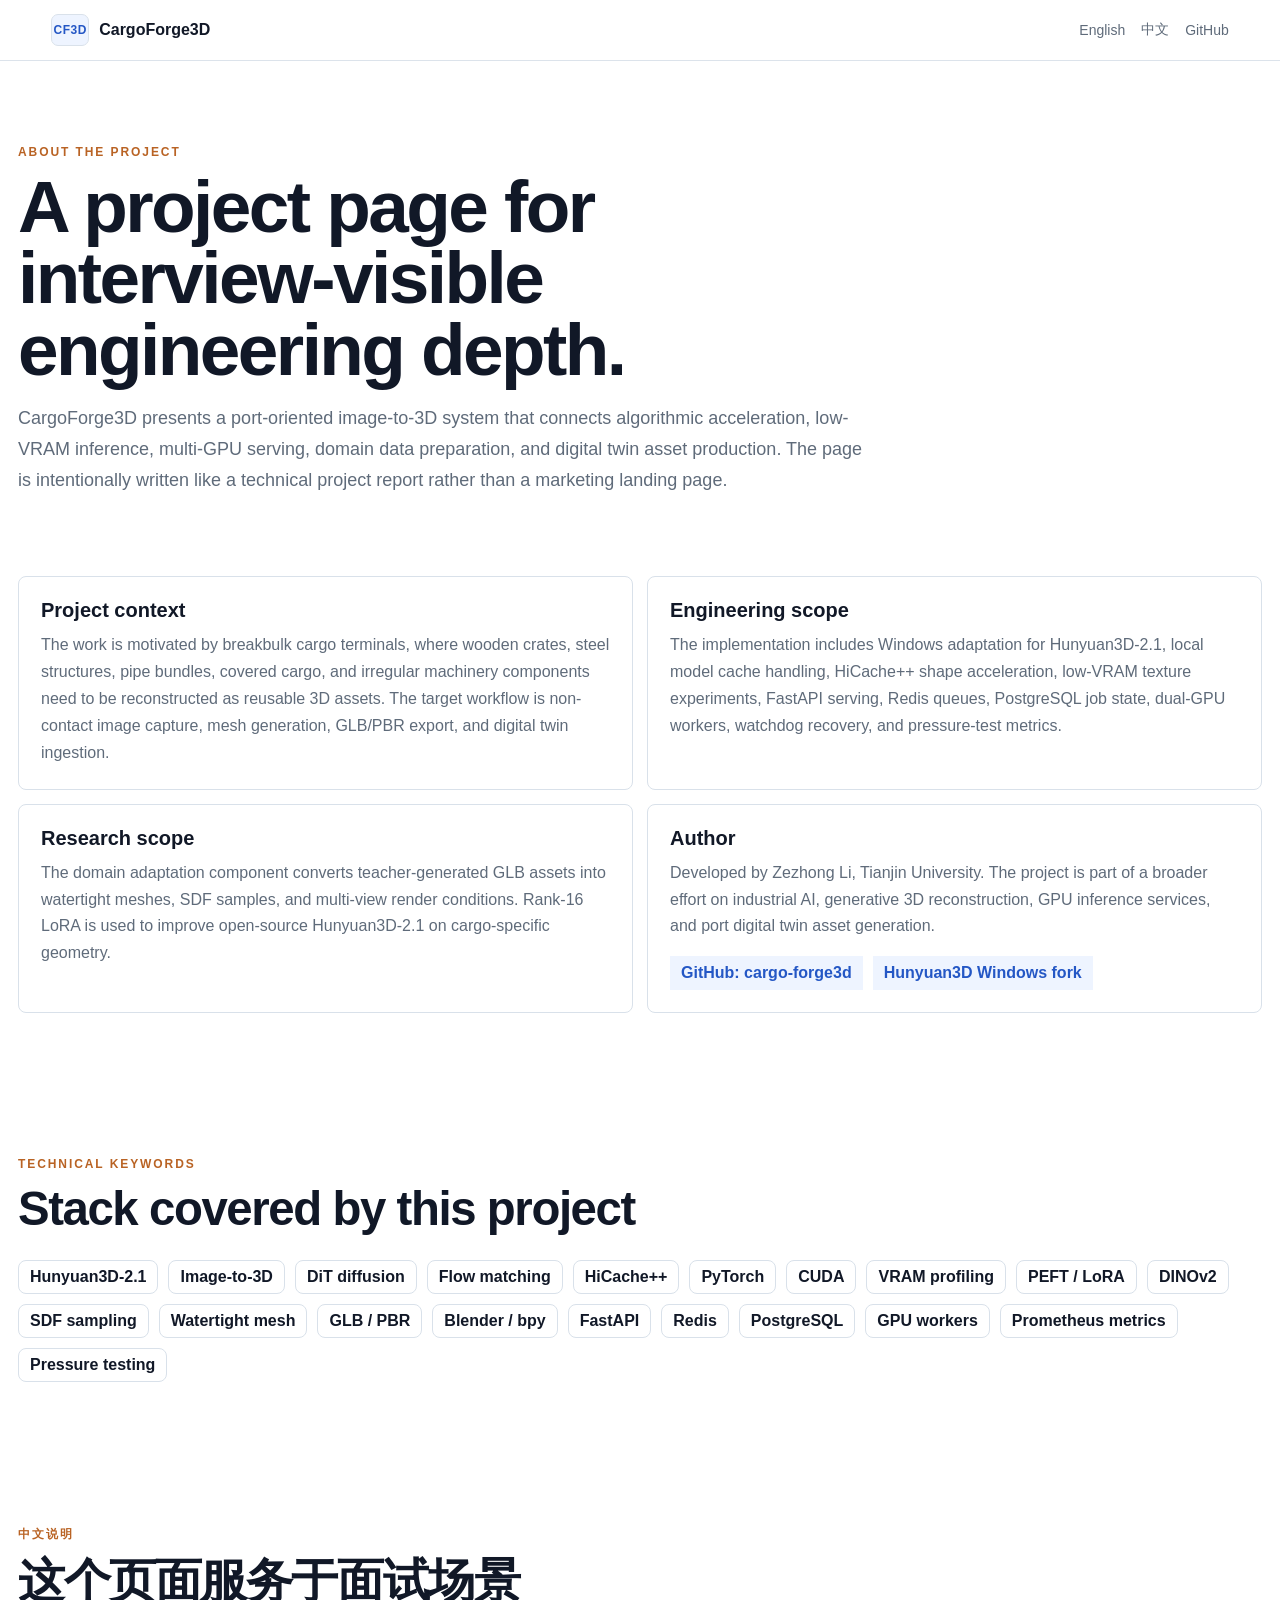
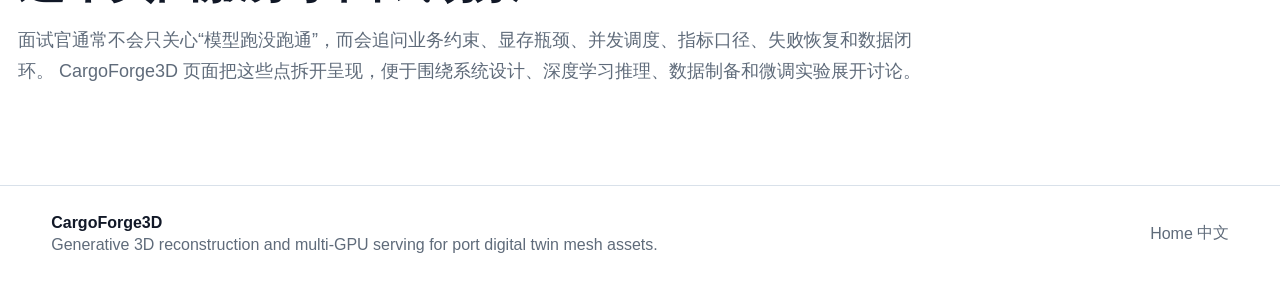
<file: about.html>
<!doctype html>
<html lang="en">
<head>
  <meta charset="utf-8">
  <meta name="viewport" content="width=device-width, initial-scale=1">
  <meta name="description" content="About CargoForge3D, a port breakbulk cargo image-to-3D reconstruction and multi-GPU serving project.">
  <title>About CargoForge3D</title>
  <link rel="stylesheet" href="./static/css/site.css">
</head>
<body>
  <header class="site-header">
    <a class="brand" href="./index.html">
      <span class="brand-mark">CF3D</span>
      <span>CargoForge3D</span>
    </a>
    <nav class="nav-links" aria-label="Primary navigation">
      <a href="./index.html">English</a>
      <a href="./zh.html">中文</a>
      <a href="https://github.com/cargo-forge3d/cargo-forge3d.github.io">GitHub</a>
    </nav>
  </header>

  <main class="about-main">
    <section class="about-hero">
      <p class="eyebrow">About the project</p>
      <h1>A project page for interview-visible engineering depth.</h1>
      <p>
        CargoForge3D presents a port-oriented image-to-3D system that connects algorithmic acceleration,
        low-VRAM inference, multi-GPU serving, domain data preparation, and digital twin asset production.
        The page is intentionally written like a technical project report rather than a marketing landing page.
      </p>
    </section>

    <section class="section about-section">
      <div class="about-grid">
        <article>
          <h2>Project context</h2>
          <p>
            The work is motivated by breakbulk cargo terminals, where wooden crates, steel structures, pipe bundles,
            covered cargo, and irregular machinery components need to be reconstructed as reusable 3D assets.
            The target workflow is non-contact image capture, mesh generation, GLB/PBR export, and digital twin ingestion.
          </p>
        </article>
        <article>
          <h2>Engineering scope</h2>
          <p>
            The implementation includes Windows adaptation for Hunyuan3D-2.1, local model cache handling,
            HiCache++ shape acceleration, low-VRAM texture experiments, FastAPI serving, Redis queues,
            PostgreSQL job state, dual-GPU workers, watchdog recovery, and pressure-test metrics.
          </p>
        </article>
        <article>
          <h2>Research scope</h2>
          <p>
            The domain adaptation component converts teacher-generated GLB assets into watertight meshes,
            SDF samples, and multi-view render conditions. Rank-16 LoRA is used to improve open-source
            Hunyuan3D-2.1 on cargo-specific geometry.
          </p>
        </article>
        <article>
          <h2>Author</h2>
          <p>
            Developed by Zezhong Li, Tianjin University. The project is part of a broader effort on industrial AI,
            generative 3D reconstruction, GPU inference services, and port digital twin asset generation.
          </p>
          <div class="contact-list">
            <a href="https://github.com/cargo-forge3d">GitHub: cargo-forge3d</a>
            <a href="https://github.com/lzz19980125/Hunyuan3D-2.1-Windows">Hunyuan3D Windows fork</a>
          </div>
        </article>
      </div>
    </section>

    <section class="section">
      <div class="section-heading">
        <p class="eyebrow">Technical keywords</p>
        <h2>Stack covered by this project</h2>
      </div>
      <div class="keyword-cloud">
        <span>Hunyuan3D-2.1</span>
        <span>Image-to-3D</span>
        <span>DiT diffusion</span>
        <span>Flow matching</span>
        <span>HiCache++</span>
        <span>PyTorch</span>
        <span>CUDA</span>
        <span>VRAM profiling</span>
        <span>PEFT / LoRA</span>
        <span>DINOv2</span>
        <span>SDF sampling</span>
        <span>Watertight mesh</span>
        <span>GLB / PBR</span>
        <span>Blender / bpy</span>
        <span>FastAPI</span>
        <span>Redis</span>
        <span>PostgreSQL</span>
        <span>GPU workers</span>
        <span>Prometheus metrics</span>
        <span>Pressure testing</span>
      </div>
    </section>

    <section class="section">
      <div class="section-heading">
        <p class="eyebrow">中文说明</p>
        <h2>这个页面服务于面试场景</h2>
        <p>
          面试官通常不会只关心“模型跑没跑通”，而会追问业务约束、显存瓶颈、并发调度、指标口径、失败恢复和数据闭环。
          CargoForge3D 页面把这些点拆开呈现，便于围绕系统设计、深度学习推理、数据制备和微调实验展开讨论。
        </p>
      </div>
    </section>
  </main>

  <footer class="footer">
    <div>
      <strong>CargoForge3D</strong>
      <span>Generative 3D reconstruction and multi-GPU serving for port digital twin mesh assets.</span>
    </div>
    <div class="footer-links">
      <a href="./index.html">Home</a>
      <a href="./zh.html">中文</a>
    </div>
  </footer>
</body>
</html>
</file>
<file: static/css/site.css>
:root {
  --ink: #111827;
  --muted: #5f6b7a;
  --soft: #f7f9fc;
  --panel: #ffffff;
  --line: #d9e1ea;
  --blue: #2457c5;
  --blue-soft: #eef4ff;
  --green: #1f8a5b;
  --orange: #b96324;
  --code: #122033;
  --shadow: 0 14px 34px rgba(15, 23, 42, 0.08);
  --radius: 8px;
  --max: 1260px;
}

* {
  box-sizing: border-box;
}

html {
  scroll-behavior: smooth;
}

body {
  margin: 0;
  color: var(--ink);
  background: #fff;
  font-family: "Segoe UI", "Noto Sans SC", "Microsoft YaHei", sans-serif;
}

a {
  color: inherit;
  text-decoration: none;
}

img {
  display: block;
  max-width: 100%;
}

button {
  font: inherit;
}

.site-header {
  position: sticky;
  top: 0;
  z-index: 50;
  display: flex;
  align-items: center;
  justify-content: space-between;
  gap: 20px;
  padding: 14px clamp(18px, 4vw, 54px);
  border-bottom: 1px solid rgba(217, 225, 234, 0.92);
  background: rgba(255, 255, 255, 0.94);
  backdrop-filter: blur(12px);
}

.brand {
  display: inline-flex;
  align-items: center;
  gap: 10px;
  font-weight: 800;
}

.brand-mark {
  display: inline-grid;
  place-items: center;
  width: 38px;
  height: 32px;
  border: 1px solid var(--line);
  border-radius: 7px;
  color: var(--blue);
  background: var(--blue-soft);
  font-size: 12px;
  letter-spacing: 0.04em;
}

.nav-links {
  display: flex;
  align-items: center;
  flex-wrap: wrap;
  justify-content: flex-end;
  gap: 16px;
  color: var(--muted);
  font-size: 14px;
}

.nav-links a:hover {
  color: var(--blue);
}

.hero-section,
.section,
.about-hero {
  width: min(var(--max), calc(100% - 36px));
  margin: 0 auto;
}

.hero-section {
  display: grid;
  grid-template-columns: minmax(0, 1.06fr) minmax(380px, 0.94fr);
  gap: clamp(28px, 4.6vw, 62px);
  align-items: center;
  min-height: calc(100vh - 68px);
  padding: clamp(54px, 8vw, 96px) 0 58px;
}

.hero-copy h1,
.about-hero h1 {
  margin: 0;
  max-width: 900px;
  font-size: clamp(40px, 5.7vw, 76px);
  line-height: 0.98;
  letter-spacing: -0.035em;
}

.eyebrow {
  margin: 0 0 12px;
  color: var(--orange);
  font-size: 12px;
  font-weight: 800;
  letter-spacing: 0.16em;
  text-transform: uppercase;
}

.hero-lead,
.section-heading p:not(.eyebrow),
.about-hero p:not(.eyebrow) {
  color: var(--muted);
  font-size: 18px;
  line-height: 1.72;
}

.hero-lead {
  max-width: 820px;
  margin: 24px 0 0;
}

.hero-actions {
  display: flex;
  flex-wrap: wrap;
  gap: 12px;
  margin-top: 28px;
}

.button {
  display: inline-flex;
  align-items: center;
  justify-content: center;
  min-height: 42px;
  padding: 0 18px;
  border: 1px solid var(--line);
  border-radius: 7px;
  font-weight: 750;
}

.button.primary {
  color: #fff;
  border-color: var(--blue);
  background: var(--blue);
}

.button.secondary {
  color: var(--blue);
  background: #fff;
}

.metric-strip {
  display: grid;
  grid-template-columns: repeat(4, minmax(0, 1fr));
  gap: 10px;
  margin-top: 30px;
}

.metric-strip div,
.business-grid article,
.blueprint-step,
.talking-card,
.diagram-card,
.text-panel,
.detail-copy,
.speed-table,
.capacity-panel,
.runtime-copy,
.status-table,
.stack-card,
.compare-card,
.about-grid article,
.keyword-cloud span {
  border: 1px solid var(--line);
  border-radius: var(--radius);
  background: var(--panel);
}

.metric-strip div {
  padding: 16px;
}

.metric-value {
  display: block;
  font-size: 28px;
  font-weight: 850;
  letter-spacing: -0.03em;
}

.metric-label {
  display: block;
  margin-top: 4px;
  color: var(--muted);
  font-size: 12px;
  line-height: 1.35;
}

.hero-visual {
  position: relative;
  min-height: 590px;
}

.viewer-shell,
.result-viewer {
  border: 1px solid var(--line);
  border-radius: 12px;
  overflow: hidden;
  background: linear-gradient(180deg, #fbfdff, #f3f6fa);
  box-shadow: var(--shadow);
}

.viewer-shell {
  height: 548px;
}

.viewer-caption {
  position: absolute;
  top: 18px;
  left: 18px;
  z-index: 2;
  display: grid;
  gap: 2px;
  padding: 10px 12px;
  border: 1px solid rgba(17, 24, 39, 0.1);
  border-radius: 8px;
  background: rgba(255, 255, 255, 0.92);
  box-shadow: 0 8px 20px rgba(15, 23, 42, 0.08);
}

.viewer-caption span,
.input-card span {
  color: var(--muted);
  font-size: 12px;
}

.input-card {
  position: absolute;
  right: -8px;
  bottom: 0;
  width: min(270px, 45%);
  padding: 10px;
  border: 1px solid var(--line);
  border-radius: 10px;
  background: #fff;
  box-shadow: var(--shadow);
}

.input-card img {
  width: 100%;
  aspect-ratio: 1 / 1;
  object-fit: cover;
  border-radius: 7px;
}

.input-card div {
  padding: 10px 4px 2px;
}

.input-card strong {
  display: block;
}

.section {
  padding: 72px 0;
}

.section.compact {
  padding-top: 46px;
}

.section-heading {
  max-width: 920px;
  margin-bottom: 26px;
}

.section-heading.centered {
  margin-left: auto;
  margin-right: auto;
  text-align: center;
}

.section-heading h2 {
  margin: 0;
  font-size: clamp(30px, 3.7vw, 50px);
  line-height: 1.08;
  letter-spacing: -0.03em;
}

.problem-section,
.closing-section {
  border-top: 1px solid var(--line);
  border-bottom: 1px solid var(--line);
}

.business-grid,
.three-grid,
.serving-grid,
.blueprint-grid,
.detail-block,
.runtime-panel,
.stack-grid,
.about-grid {
  display: grid;
  gap: 14px;
}

.business-grid,
.three-grid,
.serving-grid,
.blueprint-grid,
.detail-block,
.about-grid {
  grid-template-columns: repeat(3, minmax(0, 1fr));
}

.business-grid article,
.feature-card,
.blueprint-step,
.talking-card,
.text-panel,
.detail-copy,
.runtime-copy,
.stack-card,
.about-grid article {
  padding: 22px;
}

.business-grid h3,
.feature-card h3,
.blueprint-step h3,
.talking-card h3,
.text-panel h3,
.detail-copy h3,
.runtime-copy h3,
.stack-card strong,
.about-grid h2 {
  margin: 0 0 10px;
  font-size: 20px;
}

.business-grid p,
.feature-card p,
.blueprint-step p,
.talking-card p,
.text-panel p,
.detail-copy p,
.runtime-copy p,
.stack-card span,
.about-grid p {
  margin: 0;
  color: var(--muted);
  line-height: 1.68;
}

.feature-card {
  min-height: 250px;
}

.blueprint-step {
  position: relative;
  min-height: 260px;
  background: linear-gradient(180deg, #fff, #fbfcfe);
}

.blueprint-step > span {
  display: inline-flex;
  align-items: center;
  justify-content: center;
  width: 34px;
  height: 28px;
  margin-bottom: 30px;
  border: 1px solid #b8ccff;
  border-radius: 7px;
  color: var(--blue);
  background: var(--blue-soft);
  font-size: 12px;
  font-weight: 850;
}

.blueprint-step small {
  display: block;
  margin-top: 16px;
  padding-top: 12px;
  border-top: 1px solid var(--line);
  color: var(--green);
  line-height: 1.5;
  font-weight: 720;
}

.talking-card {
  margin-top: 14px;
  border-color: #b7e3cf;
  background: #f4fbf7;
}

.card-index {
  display: inline-flex;
  color: var(--orange);
  font-size: 12px;
  font-weight: 850;
  letter-spacing: 0.16em;
}

.card-index + h3 {
  margin-top: 28px;
}

.diagram-card {
  padding: 22px;
  box-shadow: 0 1px 0 rgba(255, 255, 255, 0.75) inset;
}

.project-figure {
  margin: 0 0 24px;
  padding: 14px;
  border: 1px solid var(--line);
  border-radius: 10px;
  background: #fff;
  box-shadow: var(--shadow);
}

.project-figure img {
  width: 100%;
  border: 1px solid #edf1f6;
  border-radius: 8px;
  background: #fff;
}

.project-figure figcaption {
  margin: 12px 2px 0;
  color: var(--muted);
  font-size: 14px;
  line-height: 1.55;
}

.flow-title {
  display: flex;
  align-items: baseline;
  justify-content: space-between;
  gap: 18px;
  margin-bottom: 18px;
  border-bottom: 1px solid var(--line);
  padding-bottom: 14px;
}

.flow-title span {
  color: var(--muted);
  font-size: 13px;
}

.flow-title strong {
  font-size: 18px;
}

.flow-diagram {
  display: grid;
  align-items: stretch;
  gap: 10px;
}

.hunyuan-flow {
  grid-template-columns: 1.1fr auto 1.1fr auto 1.2fr auto 1.2fr auto 1fr;
}

.dataset-flow {
  grid-template-columns: 1fr auto 1fr auto 1.15fr auto 1.2fr auto 1.2fr auto 1.1fr;
}

.flow-node {
  display: grid;
  place-items: center;
  min-height: 74px;
  padding: 12px;
  border: 1px solid var(--line);
  border-radius: 8px;
  color: var(--ink);
  background: var(--soft);
  text-align: center;
  font-weight: 750;
  line-height: 1.35;
}

.flow-node.input {
  color: var(--blue);
  border-color: #b8ccff;
  background: var(--blue-soft);
}

.flow-node.output {
  color: var(--green);
  border-color: #b7e3cf;
  background: #eefaf4;
}

.flow-node.sub {
  background: #fbfbfc;
}

.flow-arrow {
  display: grid;
  place-items: center;
  min-width: 18px;
  color: var(--muted);
  font-weight: 900;
}

.two-column,
.hicache-layout,
.gallery-layout {
  display: grid;
  grid-template-columns: minmax(0, 1fr) minmax(0, 1fr);
  gap: 16px;
  margin-top: 16px;
}

.detail-block {
  margin-top: 16px;
}

.detail-copy {
  background: #fbfcfe;
}

.detail-copy h3,
.runtime-copy h3 {
  font-size: 18px;
}

.hicache-layout {
  grid-template-columns: minmax(0, 1.1fr) minmax(360px, 0.9fr);
}

.cache-timeline {
  display: grid;
  grid-template-columns: repeat(7, minmax(0, 1fr));
  gap: 8px;
  margin: 6px 0 18px;
}

.tick {
  min-height: 58px;
  display: grid;
  place-items: center;
  border: 1px solid var(--line);
  border-radius: 8px;
  font-size: 13px;
  font-weight: 800;
}

.tick.full {
  color: #fff;
  border-color: var(--blue);
  background: var(--blue);
}

.tick.cache {
  color: var(--green);
  border-color: #b7e3cf;
  background: #eefaf4;
}

.speed-table {
  overflow: hidden;
}

.speed-row {
  display: grid;
  grid-template-columns: 1.35fr 1fr 1fr 0.8fr;
  border-bottom: 1px solid var(--line);
}

.speed-row:last-child {
  border-bottom: 0;
}

.speed-row span {
  padding: 14px 12px;
  border-right: 1px solid var(--line);
  color: var(--muted);
}

.speed-row span:first-child {
  color: var(--ink);
  font-weight: 750;
}

.speed-row span:last-child {
  border-right: 0;
  color: var(--green);
  font-weight: 850;
}

.speed-row.header {
  background: var(--soft);
}

.speed-row.header span {
  color: var(--ink);
  font-weight: 850;
}

.architecture-map {
  display: grid;
  grid-template-columns: 0.95fr auto 1.05fr auto 1.1fr;
  grid-template-areas:
    "client arrow1 gateway arrow2 queues"
    "workers workers workers workers workers"
    "state state observe observe observe";
  gap: 12px;
  align-items: stretch;
}

.arch-group {
  display: grid;
  align-content: start;
  gap: 8px;
  padding: 18px;
  border: 1px solid var(--line);
  border-radius: 8px;
  background: #fff;
}

.arch-group strong {
  font-size: 18px;
}

.arch-group span {
  color: var(--muted);
  line-height: 1.45;
}

.arch-group.client { grid-area: client; }
.arch-group.gateway { grid-area: gateway; }
.arch-group.queues { grid-area: queues; }
.arch-group.state { grid-area: state; }
.arch-group.observe { grid-area: observe; }

.arch-arrow {
  display: grid;
  place-items: center;
  color: var(--muted);
  font-weight: 900;
}

.architecture-map > .arch-arrow:nth-child(2) {
  grid-area: arrow1;
}

.architecture-map > .arch-arrow:nth-child(4) {
  grid-area: arrow2;
}

.arch-workers {
  grid-area: workers;
  display: grid;
  grid-template-columns: repeat(2, minmax(0, 1fr));
  gap: 12px;
}

.arch-group.gpu {
  border-color: #b8ccff;
  background: var(--blue-soft);
}

.arch-group.state {
  background: #fbfbfc;
}

.arch-group.observe {
  background: #eefaf4;
  border-color: #b7e3cf;
}

.capacity-panel {
  display: grid;
  grid-template-columns: repeat(4, minmax(0, 1fr));
  gap: 12px;
  margin-top: 16px;
  padding: 14px;
  background: var(--soft);
}

.capacity-panel div {
  padding: 12px;
  border-radius: 7px;
  background: #fff;
}

.runtime-panel {
  grid-template-columns: repeat(2, minmax(0, 1fr));
  margin-top: 16px;
}

.runtime-copy {
  background: #fbfcfe;
}

.runtime-copy pre {
  overflow-x: auto;
  margin: 12px 0;
  padding: 12px;
  border: 1px solid var(--line);
  border-radius: 7px;
  color: #dce7ff;
  background: var(--code);
  font-family: "Cascadia Mono", "Consolas", monospace;
  font-size: 12px;
  line-height: 1.55;
}

.runtime-copy code {
  font-family: inherit;
}

.status-table {
  overflow: hidden;
  margin-top: 16px;
}

.status-row {
  display: grid;
  grid-template-columns: 0.9fr 1.55fr 1.35fr;
  border-bottom: 1px solid var(--line);
}

.status-row:last-child {
  border-bottom: 0;
}

.status-row span {
  padding: 14px 12px;
  border-right: 1px solid var(--line);
  color: var(--muted);
  line-height: 1.5;
}

.status-row span:first-child {
  color: var(--ink);
  font-weight: 800;
}

.status-row span:last-child {
  border-right: 0;
}

.status-row.header {
  background: var(--soft);
}

.status-row.header span {
  color: var(--ink);
  font-weight: 850;
}

.gallery-layout {
  grid-template-columns: minmax(0, 1.1fr) minmax(280px, 0.48fr);
}

.result-viewer {
  height: 640px;
}

.toolbar {
  display: flex;
  align-items: center;
  justify-content: space-between;
  gap: 12px;
  min-height: 58px;
  padding: 12px 16px;
  border-bottom: 1px solid var(--line);
  background: #fff;
}

.toolbar > span {
  font-weight: 850;
}

.segmented {
  display: inline-flex;
  padding: 3px;
  border: 1px solid var(--line);
  border-radius: 7px;
  background: var(--soft);
}

.segment {
  min-height: 30px;
  padding: 0 12px;
  border: 0;
  border-radius: 5px;
  color: var(--muted);
  background: transparent;
  cursor: pointer;
  font-weight: 750;
}

.segment.active {
  color: #fff;
  background: var(--blue);
}

.case-panel {
  display: grid;
  gap: 14px;
  align-content: start;
}

.case-meta {
  display: grid;
  gap: 8px;
  padding: 14px;
  border: 1px solid var(--line);
  border-radius: 8px;
  background: var(--soft);
}

.case-meta span {
  padding: 10px 12px;
  border: 1px solid var(--line);
  border-radius: 7px;
  background: #fff;
  color: var(--muted);
  font-weight: 720;
}

.thumbnail-list {
  display: grid;
  gap: 10px;
}

.thumb {
  display: grid;
  grid-template-columns: 92px 1fr;
  align-items: center;
  gap: 12px;
  padding: 8px;
  border: 1px solid var(--line);
  border-radius: 8px;
  color: var(--ink);
  background: #fff;
  cursor: pointer;
  text-align: left;
  font-weight: 800;
}

.thumb img {
  width: 92px;
  height: 70px;
  object-fit: cover;
  border-radius: 6px;
}

.thumb.active {
  border-color: var(--blue);
  box-shadow: 0 0 0 3px rgba(36, 87, 197, 0.13);
}

.comparison-grid {
  display: grid;
  grid-template-columns: repeat(3, minmax(0, 1fr));
  gap: 16px;
}

.compare-card {
  min-height: 430px;
  overflow: hidden;
  box-shadow: var(--shadow);
}

.compare-card span {
  display: block;
  padding: 14px 16px;
  border-bottom: 1px solid var(--line);
  background: var(--soft);
  font-weight: 850;
}

.compare-card.accent span {
  color: #fff;
  background: var(--blue);
}

.compare-card model-viewer {
  width: 100%;
  height: 370px;
  background: linear-gradient(180deg, #fbfdff, #f3f6fa);
}

.metric-table {
  display: grid;
  grid-template-columns: repeat(4, minmax(0, 1fr));
  gap: 12px;
  margin-top: 18px;
}

.metric-table div {
  display: grid;
  gap: 8px;
  padding: 18px;
  border: 1px solid var(--line);
  border-radius: 8px;
  background: #fff;
}

.metric-table strong {
  font-size: 15px;
}

.metric-table span {
  font-size: 20px;
  font-weight: 850;
}

.metric-table em {
  color: var(--green);
  font-size: 13px;
  font-style: normal;
  line-height: 1.4;
}

.stack-grid {
  grid-template-columns: repeat(3, minmax(0, 1fr));
}

.stack-card {
  display: grid;
  gap: 8px;
}

.stack-card strong {
  color: var(--code);
  font-family: "Cascadia Mono", "Consolas", monospace;
  font-size: 14px;
}

.footer {
  display: flex;
  justify-content: space-between;
  gap: 24px;
  padding: 28px clamp(18px, 4vw, 54px);
  border-top: 1px solid var(--line);
  background: #fff;
}

.footer div {
  display: grid;
  gap: 4px;
}

.footer span {
  color: var(--muted);
}

.footer-links {
  display: flex !important;
  flex-direction: row;
  align-items: center;
  flex-wrap: wrap;
  gap: 16px;
  color: var(--muted);
}

.footer-links a:hover {
  color: var(--blue);
}

.about-main {
  min-height: 80vh;
}

.about-hero {
  padding: 84px 0 34px;
}

.about-hero p:not(.eyebrow) {
  max-width: 860px;
}

.about-section {
  padding-top: 28px;
}

.about-grid {
  grid-template-columns: repeat(2, minmax(0, 1fr));
}

.contact-list,
.keyword-cloud {
  display: flex;
  flex-wrap: wrap;
  gap: 10px;
  margin-top: 16px;
}

.contact-list a,
.keyword-cloud span {
  display: inline-flex;
  align-items: center;
  min-height: 34px;
  padding: 7px 11px;
  color: var(--blue);
  background: var(--blue-soft);
  font-weight: 750;
}

.keyword-cloud span {
  color: var(--ink);
  background: #fff;
}

@media (max-width: 1120px) {
  .hero-section,
  .gallery-layout,
  .two-column,
  .hicache-layout {
    grid-template-columns: 1fr;
  }

  .hero-visual {
    min-height: 520px;
  }

  .viewer-shell {
    height: 500px;
  }

  .metric-strip,
  .capacity-panel,
  .metric-table,
  .business-grid,
  .three-grid,
  .serving-grid,
  .blueprint-grid,
  .detail-block,
  .runtime-panel,
  .stack-grid,
  .about-grid,
  .comparison-grid {
    grid-template-columns: repeat(2, minmax(0, 1fr));
  }

  .hunyuan-flow,
  .dataset-flow {
    grid-template-columns: 1fr;
  }

  .flow-arrow {
    min-height: 18px;
  }

  .architecture-map {
    grid-template-columns: 1fr;
    grid-template-areas:
      "client"
      "arrow1"
      "gateway"
      "arrow2"
      "queues"
      "workers"
      "state"
      "observe";
  }

  .arch-workers {
    grid-template-columns: 1fr;
  }
}

@media (max-width: 720px) {
  .site-header {
    position: static;
    align-items: flex-start;
    flex-direction: column;
  }

  .nav-links {
    justify-content: flex-start;
    gap: 12px;
  }

  .hero-section {
    padding-top: 36px;
  }

  .metric-strip,
  .capacity-panel,
  .metric-table,
  .business-grid,
  .three-grid,
  .serving-grid,
  .blueprint-grid,
  .detail-block,
  .runtime-panel,
  .stack-grid,
  .about-grid,
  .comparison-grid {
    grid-template-columns: 1fr;
  }

  .input-card {
    position: relative;
    right: auto;
    bottom: auto;
    width: 100%;
    margin-top: 12px;
  }

  .hero-visual {
    min-height: auto;
  }

  .viewer-shell,
  .result-viewer {
    height: 440px;
    min-height: 440px;
  }

  .toolbar,
  .flow-title {
    align-items: flex-start;
    flex-direction: column;
  }

  .speed-row {
    grid-template-columns: 1fr;
  }

  .status-row {
    grid-template-columns: 1fr;
  }

  .speed-row span {
    border-right: 0;
    border-bottom: 1px solid var(--line);
  }

  .status-row span {
    border-right: 0;
    border-bottom: 1px solid var(--line);
  }

  .speed-row span:last-child {
    border-bottom: 0;
  }

  .status-row span:last-child {
    border-bottom: 0;
  }

  .cache-timeline {
    grid-template-columns: 1fr;
  }

  .footer {
    flex-direction: column;
  }
}
</file>
